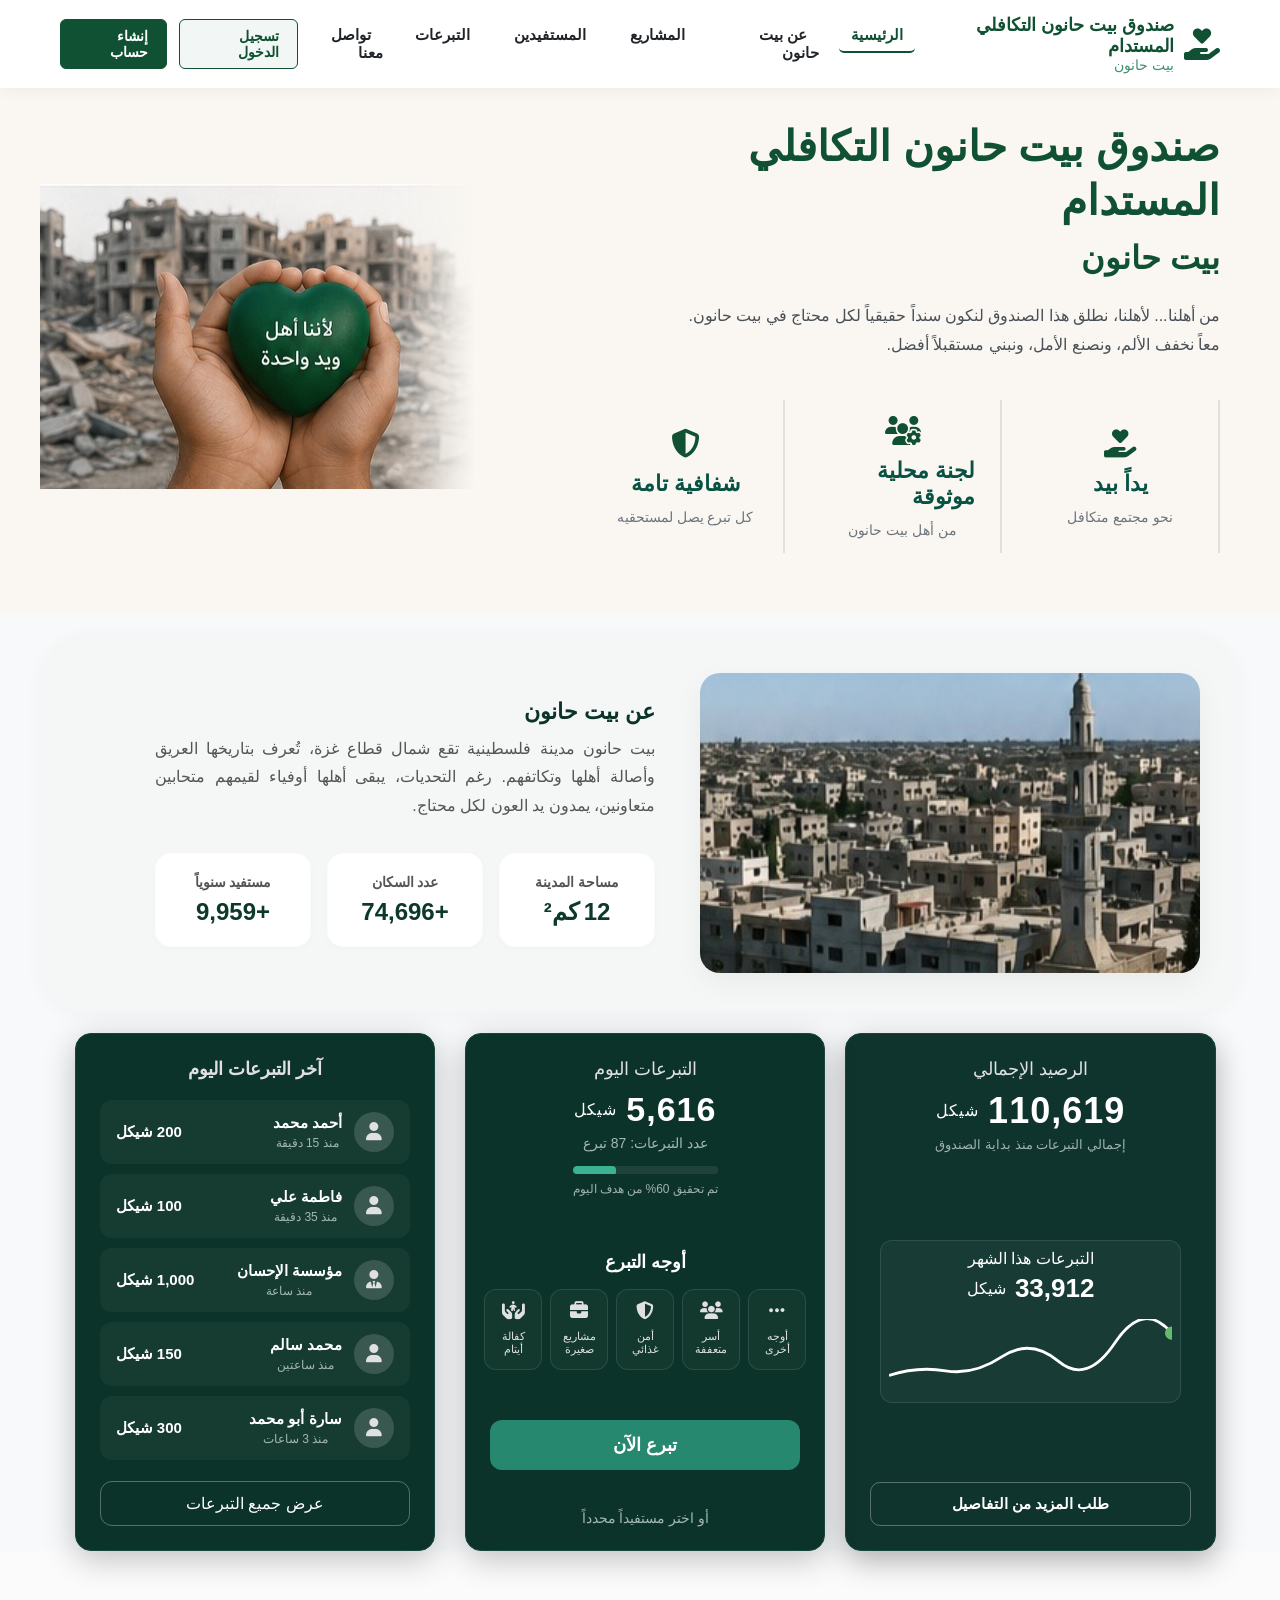
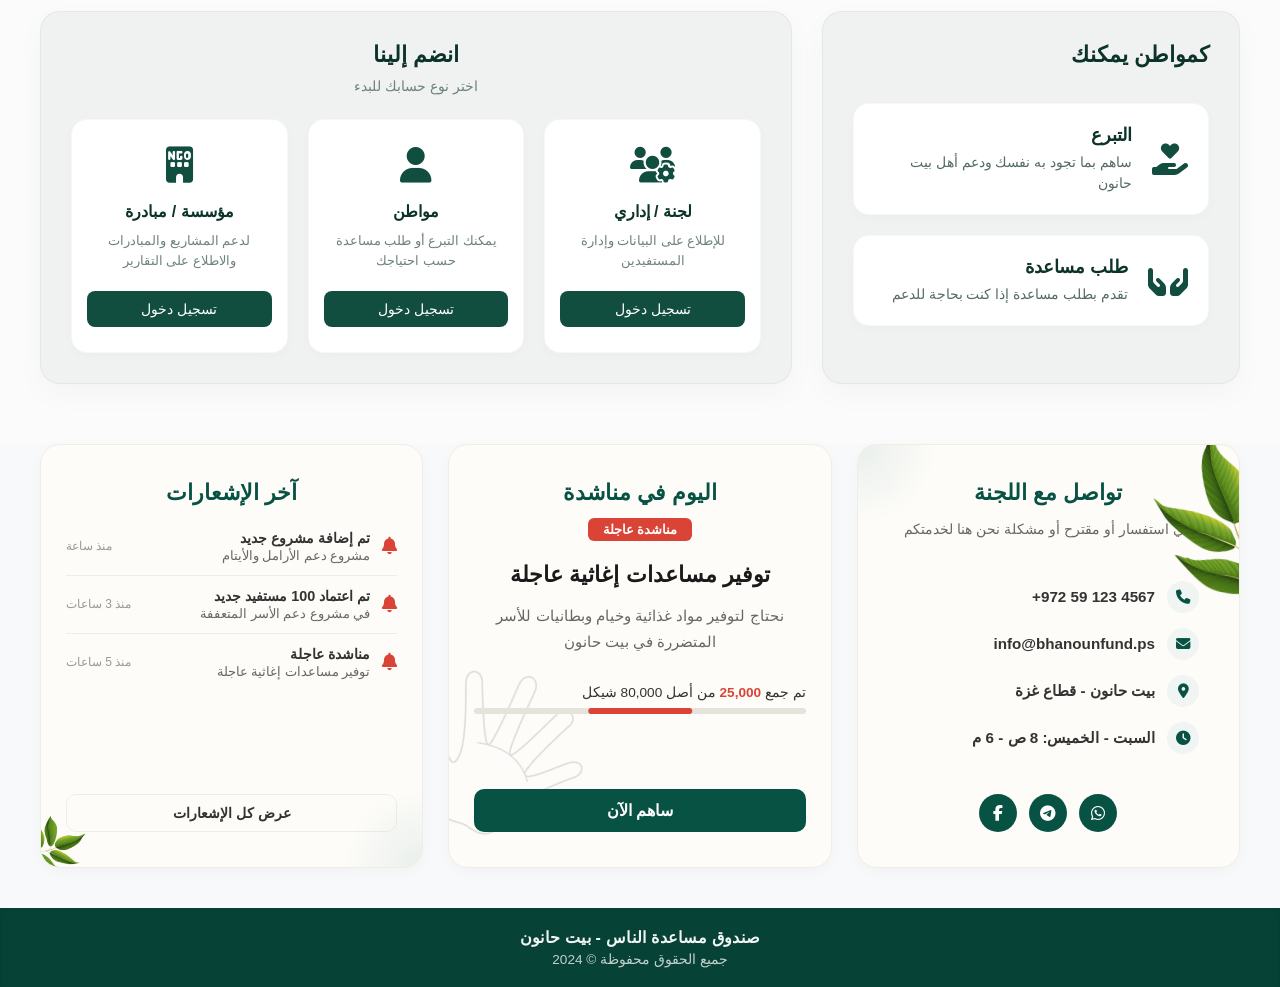
<file: index.html>
<!DOCTYPE html>
<html>

<head>
  <meta charset="UTF-8">
  <meta name="viewport" content="width=device-width, initial-scale=1">
   <title>صندوق مساعدة الناس - غزة</title>
 <link rel="stylesheet" href="https://cdnjs.cloudflare.com/ajax/libs/font-awesome/6.4.0/css/all.min.css">
  <link rel="stylesheet" href="css/style.css">
</head>
<html lang="ar" dir="rtl">
<body>
    <nav class="navbar">
        <div class="nav-container">
            
            <a href="#" class="nav-logo">
                <i class="fa-solid fa-hand-holding-heart logo-icon"></i>
                <div class="logo-text">
                    <span class="main-title">صندوق بيت حانون التكافلي المستدام</span>
                    <span class="sub-title">بيت حانون</span>
                </div>
            </a>

            <ul class="nav-menu">
                <li class="nav-item"><a href="#" class="nav-link active">الرئيسية</a></li>
                <li class="nav-item"><a href="#" class="nav-link">عن بيت حانون </a></li>
                <li class="nav-item"><a href="#" class="nav-link">المشاريع </a></li>
                <li class="nav-item"><a href="#" class="nav-link">المستفيدين</a></li>
                <li class="nav-item"><a href="#" class="nav-link">التبرعات</a></li>
                <li class="nav-item"><a href="#" class="nav-link">تواصل معنا</a></li>
            </ul>

            <div class="nav-actions">
                <a href="citizen-login.html" class="btn btn-login-n">تسجيل الدخول</a>
                <a href="#" class="btn btn-register">إنشاء حساب</a>
            </div>

            <button class="hamburger" id="hamburger-btn" aria-label="قائمة التنقل">
                <span class="bar"></span>
                <span class="bar"></span>
                <span class="bar"></span>
            </button>

        </div>
    </nav>
<section class="hero-section">
    <div class="hero-container" >
        

        <div class="hero-content">
            <h1 class="hero-title">صندوق بيت حانون التكافلي المستدام  <br><span>بيت حانون</span></h1>
            <p class="hero-description">
                من أهلنا... لأهلنا، نطلق هذا الصندوق لنكون سنداً حقيقياً لكل محتاج في بيت حانون. معاً نخفف الألم، ونصنع الأمل، ونبني مستقبلاً أفضل.
            </p>

            <div class="features-wrapper">
                
                <div class="feature-card hidden-card">
                    <div class="card-icon">
                        <i class="fa-solid fa-hand-holding-heart"></i>
                    </div>
                    <h3 class="card-title">يداً بيد</h3>
                    <p class="card-text">نحو مجتمع متكافل</p>
                </div>

                <div class="feature-card hidden-card">
                    <div class="card-icon">
                        <i class="fa-solid fa-users-gear"></i>
                    </div>
                    <h3 class="card-title">لجنة محلية موثوقة</h3>
                    <p class="card-text">من أهل بيت حانون</p>
                </div>

                <div class="feature-card hidden-card">
                    <div class="card-icon">
                        <i class="fa-solid fa-shield-halved"></i>
                    </div>
                    <h3 class="card-title">شفافية تامة</h3>
                    <p class="card-text">كل تبرع يصل لمستحقيه</p>
                </div>

            </div>
        </div>
        <div class="hero-image-container">
    <img src="images/hero-hand-image.jpg" alt="لأننا أهل ويد واحدة" class="hero-img">
</div>

    </div>
</section>
  <section class="about-section">
        <div class="container">
            <div class="image-side">
    <div class="image-wrapper">
        <img src="images/img2.jpg" alt="مدينة بيت حانون">
    </div>
</div>
            
            <div class="content-side">
                <h2 class="section-title">عن بيت حانون</h2>
                <p class="section-desc">
                    بيت حانون مدينة فلسطينية تقع شمال قطاع غزة، تُعرف بتاريخها العريق وأصالة أهلها وتكاتفهم. رغم التحديات، يبقى أهلها أوفياء لقيمهم متحابين متعاونين، يمدون يد العون لكل محتاج.
                </p>
                
                <div class="stats-container">
                    <div class="stat-card">
                        <span class="stat-label">مساحة المدينة</span>
                        <div class="stat-number-wrapper">
                           <span class="stat-unit" style="margin-right: 5px;" >كم²</span>
                            <span class="stat-number" data-target="13">0</span>
                          
                        </div>
                    </div>
                    
                    <div class="stat-card">
                        <span class="stat-label">عدد السكان</span>
                        <div class="stat-number-wrapper">
                            <span class="stat-number" data-target="75000">0</span>
                            <span class="stat-plus">+</span>
                        </div>
                    </div>
                    
                    <div class="stat-card">
                        <span class="stat-label">مستفيد سنوياً</span>
                        <div class="stat-number-wrapper">
                            <span class="stat-number" data-target="10000">0</span>
                            <span class="stat-plus">+</span>
                        </div>
                    </div>
                </div>
            </div>


        </div>
    </section>
    
     <section class="donation-dashboard">
     <div class="dashboard-container">
         
         <div class="dashboard-card card-stats">
             <div class="stat-box">
                 <h3 class="card-title-d">الرصيد الإجمالي</h3>
                 <div class="main-number">
                     <span class="counter" data-target="245780">0</span> <span class="currency">شيكل</span>
                 </div>
                 <p class="sub-text">إجمالي التبرعات منذ بداية الصندوق</p>
             </div>
             
             <div class="monthly-stat-box">
                 <h4 class="sub-title-d">التبرعات هذا الشهر</h4>
                 <div class="secondary-number">
                     <span class="counter" data-target="75320">0</span> <span>شيكل</span>
                 </div>
                 <div class="chart-container">
                   <svg viewBox="0 0 300 80" class="sparkline">
    <path d="M 0 60 Q 30 50, 60 55 T 120 40 T 180 45 T 240 25 T 300 15"
          fill="none"
          stroke="#ffffff"
          stroke-width="3" />

    <circle cx="300" cy="15" r="7" fill="#66bb6a" class="tooltip-trigger" data-title="اليوم: 75,320 شيكل" />
                   </svg>
                    <div class="chart-tooltip">اليوم: 75,320 شيكل</div>
                   
                 </div>
             </div>
             
             <button class="btn btn-outline">طلب المزيد من التفاصيل</button>
         </div>
         
         <div class="dashboard-card card-main-action">
             <div class="stat-box">
                 <h3 class="card-title-d">التبرعات اليوم</h3>
                 <div class="main-number highlight">
                     <span class="counter" data-target="12450">0</span> <span class="currency">شيكل</span>
                 </div>
                 <p class="sub-text">عدد التبرعات: <span>87 تبرع</span></p>
                 
                 <div class="progress-bar-wrapper">
                     <div class="progress-bar" style="width: 30%;"></div>
                 </div>
                 <span class="progress-text2">تم تحقيق 60% من هدف اليوم</span>
             </div>
             
             <div class="donation-sectors">
                 <h4 class="sect-title">أوجه التبرع</h4>
                 <div class="sectors-grid">
                     <div class="sector-item">
                         <i class="fa-solid fa-ellipsis"></i>
                         <span>أوجه أخرى</span>
                     </div>
                     <div class="sector-item">
                         <i class="fa-solid fa-users"></i>
                         <span>أسر متعففة</span>
                     </div>
                     <div class="sector-item">
                         <i class="fa-solid fa-shield-halved"></i>
                         <span>أمن غذائي</span>
                     </div>
                     <div class="sector-item">
                         <i class="fa-solid fa-briefcase"></i>
                         <span>مشاريع صغيرة</span>
                     </div>
                     <div class="sector-item">
                         <i class="fa-solid fa-hands-holding-child"></i>
                         <span>كفالة أيتام</span>
                     </div>
                 </div>
             </div>
             
             <button class="btn btn-primary" onclick="openDonationModal()">تبرع الآن</button>
             <p class="footer-note">أو اختر مستفيداً محدداً</p>
         </div>
         
         <div class="dashboard-card card-recent">
             <h3 class="card-title-d">آخر التبرعات اليوم</h3>
             
             <div class="recent-list">
                 <div class="recent-item">
                     <div class="amount-tag">200 شيكل</div>
                     <div>
                     <div class="donor-info">
                         <p class="donor-name">أحمد محمد</p>
                         <p class="donor-time">منذ 15 دقيقة</p>
                     </div>
                     <div class="donor-avatar"><i class="fa-solid fa-user"></i></div>
                     </div>
                 </div>
                 <div class="recent-item">
                     <div class="amount-tag">100 شيكل</div>
                     <div>
                     <div class="donor-info">
                         <p class="donor-name">فاطمة علي</p>
                         <p class="donor-time">منذ 35 دقيقة</p>
                     </div>
                     <div class="donor-avatar"><i class="fa-solid fa-user"></i></div>
                     </div>
                 </div>
                 <div class="recent-item">
                     <div class="amount-tag">1,000 شيكل</div>
                     <div>
                     <div class="donor-info">
                         <p class="donor-name">مؤسسة الإحسان</p>
                         <p class="donor-time">منذ ساعة</p>
                     </div>
                     <div class="donor-avatar"><i class="fa-solid fa-user-tie"></i></div>
                     </div>
                 </div>
                 <div class="recent-item">
                     <div class="amount-tag">150 شيكل</div>
                     <div>
                     <div class="donor-info">
                         <p class="donor-name">محمد سالم</p>
                         <p class="donor-time">منذ ساعتين</p>
                     </div>
                     <div class="donor-avatar"><i class="fa-solid fa-user"></i></div>
                     </div>
                 </div>
                 <div class="recent-item">
                     <div class="amount-tag">300 شيكل</div>
                     <div>
                     <div class="donor-info">
                         <p class="donor-name">سارة أبو محمد</p>
                         <p class="donor-time">منذ 3 ساعات</p>
                     </div>
                     <div class="donor-avatar"><i class="fa-solid fa-user"></i></div>
                     </div>
                 </div>
             </div>
             
             <button class="btn btn-text">عرض جميع التبرعات</button>
         </div>
         
     </div>
 </section>
 <section class="join-us-section">
    <div class="container">
        
        <div class="citizen-options-card">
            <h3 class="section-title">كمواطن يمكنك</h3>
            <div class="options-wrapper">
                
                <div class="option-row" data-action="donate">
                    <div class="option-icon">
                        <i class="fa-solid fa-hand-holding-heart"></i>
                    </div>
                    <div class="option-info">
                        <h4>التبرع</h4>
                        <p>ساهم بما تجود به نفسك ودعم أهل بيت حانون</p>
                    </div>
                </div>

                <div class="option-row" data-action="help">
                    <div class="option-icon">
                        <i class="fa-solid fa-hands-holding"></i>
                    </div>
                    <div class="option-info">
                        <h4>طلب مساعدة</h4>
                        <p>تقدم بطلب مساعدة إذا كنت بحاجة للدعم</p>
                    </div>
                </div>

            </div>
        </div>

        <div class="account-types-card">
            <div class="center-header">
                <h3 class="section-title">انضم إلينا</h3>
                <p class="section-subtitle">اختر نوع حسابك للبدء</p>
            </div>
            
            <div class="types-grid">
                
                <div class="type-box">
                    <div class="box-icon">
                        <i class="fa-solid fa-users-gear"></i>
                    </div>
                    <h4>لجنة / إداري</h4>
                    <p>للإطلاع على البيانات وإدارة المستفيدين</p>
                    <a href="citizen-login.html" class="btn-login" style="text-decoration: none; display: inline-block;">
    <button type="button" style="background: none; border: none; color: inherit; font: inherit; cursor: pointer; padding: 0;">تسجيل دخول</button>
</a>

                </div>

                <div class="type-box highlighted">
                    <div class="box-icon">
                        <i class="fa-solid fa-user"></i>
                    </div>
                    <h4>مواطن</h4>
                    <p>يمكنك التبرع أو طلب مساعدة حسب احتياجك</p>
                    <a href="citizen-login.html" class="btn-login" style="text-decoration: none; display: inline-block;">
    <button type="button" style="background: none; border: none; color: inherit; font: inherit; cursor: pointer; padding: 0;">تسجيل دخول</button>
</a>

                </div>

                <div class="type-box">
                    <div class="box-icon">
                        <i class="fa-solid fa-building-ngo"></i>
                    </div>
                    <h4>مؤسسة / مبادرة</h4>
                    <p>لدعم المشاريع والمبادرات والاطلاع على التقارير</p>
                    <a href="citizen-login.html" class="btn-login" style="text-decoration: none; display: inline-block;">
    <button type="button" style="background: none; border: none; color: inherit; font: inherit; cursor: pointer; padding: 0;">تسجيل دخول</button>
</a>

                </div>

            </div>
        </div>

    </div>
</section>
   <section class="info-section">
        <div class="container">
            
            <div class="info-card contact-card">
                <div class="card-leaves-top"></div>
                <h3 class="card-title">تواصل مع اللجنة</h3>
                <p class="card-subtitle">لأي استفسار أو مقترح أو مشكلة نحن هنا لخدمتكم</p>
                
                <div class="contact-details">
                    <div class="contact-item">
                        <span class="item-text" dir="ltr">+972 59 123 4567</span>
                        <i class="fa-solid fa-phone icon-box"></i>
                    </div>
                    <div class="contact-item">
                        <span class="item-text">info@bhanounfund.ps</span>
                        <i class="fa-solid fa-envelope icon-box"></i>
                    </div>
                    <div class="contact-item">
                        <span class="item-text">بيت حانون - قطاع غزة</span>
                        <i class="fa-solid fa-location-dot icon-box"></i>
                    </div>
                    <div class="contact-item">
                        <span class="item-text">السبت - الخميس: 8 ص - 6 م</span>
                        <i class="fa-solid fa-clock icon-box"></i>
                    </div>
                </div>

                <div class="social-links">
                    <a href="#" class="social-icon"><i class="fa-brands fa-whatsapp"></i></a>
                    <a href="#" class="social-icon"><i class="fa-brands fa-telegram"></i></a>
                    <a href="#" class="social-icon"><i class="fa-brands fa-facebook-f"></i></a>
                </div>
            </div>

            <div class="info-card appeal-card">
                <h3 class="card-title">اليوم في مناشدة</h3>
                <span class="badge-urgent">مناشدة عاجلة</span>
                
                <h4 class="appeal-heading">توفير مساعدات إغاثية عاجلة</h4>
                <p class="appeal-desc">نحتاج لتوفير مواد غذائية وخيام وبطانيات للأسر المتضررة في بيت حانون</p>
                
                <div class="progress-container">
                    <div class="progress-text">
                        <span>تم جمع <strong>25,000</strong> من أصل 80,000 شيكل</span>
                    </div>
                    <div class="progress-bar2">
                        <div class="progress-fill" style="width: 31.25%;"></div>
                    </div>
                </div>

                <button class="btn-donate">ساهم الآن</button>
            </div>

            <div class="info-card notifications-card">
                <div class="card-leaves-bottom"></div>
                <h3 class="card-title">آخر الإشعارات</h3>
                
                <div class="notifications-list">
                    <div class="notification-item">
                        <span class="noti-time">منذ ساعة</span>
                        <div class="noti-content">
                            <h5>تم إضافة مشروع جديد</h5>
                            <p>مشروع دعم الأرامل والأيتام</p>
                        </div>
                        <i class="fa-solid fa-bell bell-icon"></i>
                    </div>
                    <div class="notification-item">
                        <span class="noti-time">منذ 3 ساعات</span>
                        <div class="noti-content">
                            <h5>تم اعتماد 100 مستفيد جديد</h5>
                            <p>في مشروع دعم الأسر المتعففة</p>
                        </div>
                        <i class="fa-solid fa-bell bell-icon"></i>
                    </div>
                    <div class="notification-item">
                        <span class="noti-time">منذ 5 ساعات</span>
                        <div class="noti-content">
                            <h5>مناشدة عاجلة</h5>
                            <p>توفير مساعدات إغاثية عاجلة</p>
                        </div>
                        <i class="fa-solid fa-bell bell-icon"></i>
                    </div>
                </div>

                <button class="btn-view-all">عرض كل الإشعارات</button>
            </div>

        </div>
    </section>

    <footer class="main-footer">
        <div class="footer-container">
            <p class="footer-text">صندوق مساعدة الناس - بيت حانون</p>
            <p class="footer-copyright">جميع الحقوق محفوظة © 2024</p>
        </div>
    </footer>
   <div class="donation-overlay" id="donationModal">
    <div class="donation-modal-card">
        <h3>تقديم تبرع جديد</h3>
        
        <div class="modal-form-group">
            <label>اسم المتبرع</label>
            <input type="text" id="modalDonorName" placeholder="اكتب اسمك هنا">
        </div>

        <div class="modal-form-group checkbox-group">
            <label>
                <input type="checkbox" id="modalAnonCheck"> التبرع كفاعل خير (إخفاء الاسم)
            </label>
        </div>

        <div class="modal-form-group">
            <label>قيمة التبرع (شيكل)</label>
            <input type="number" id="modalAmount" placeholder="مثال: 500">
        </div>

        <div class="modal-actions">
            <button class="btn-confirm" onclick="executeDonation()">تأكيد التبرع الآن</button>
            <button class="btn-cancel" onclick="closeDonationModal()">إلغاء</button>
        </div>
    </div>
   </div>



  <script src="js/main.js" type="text/javascript" charset="utf-8"></script>
</body>

</html>
</file>
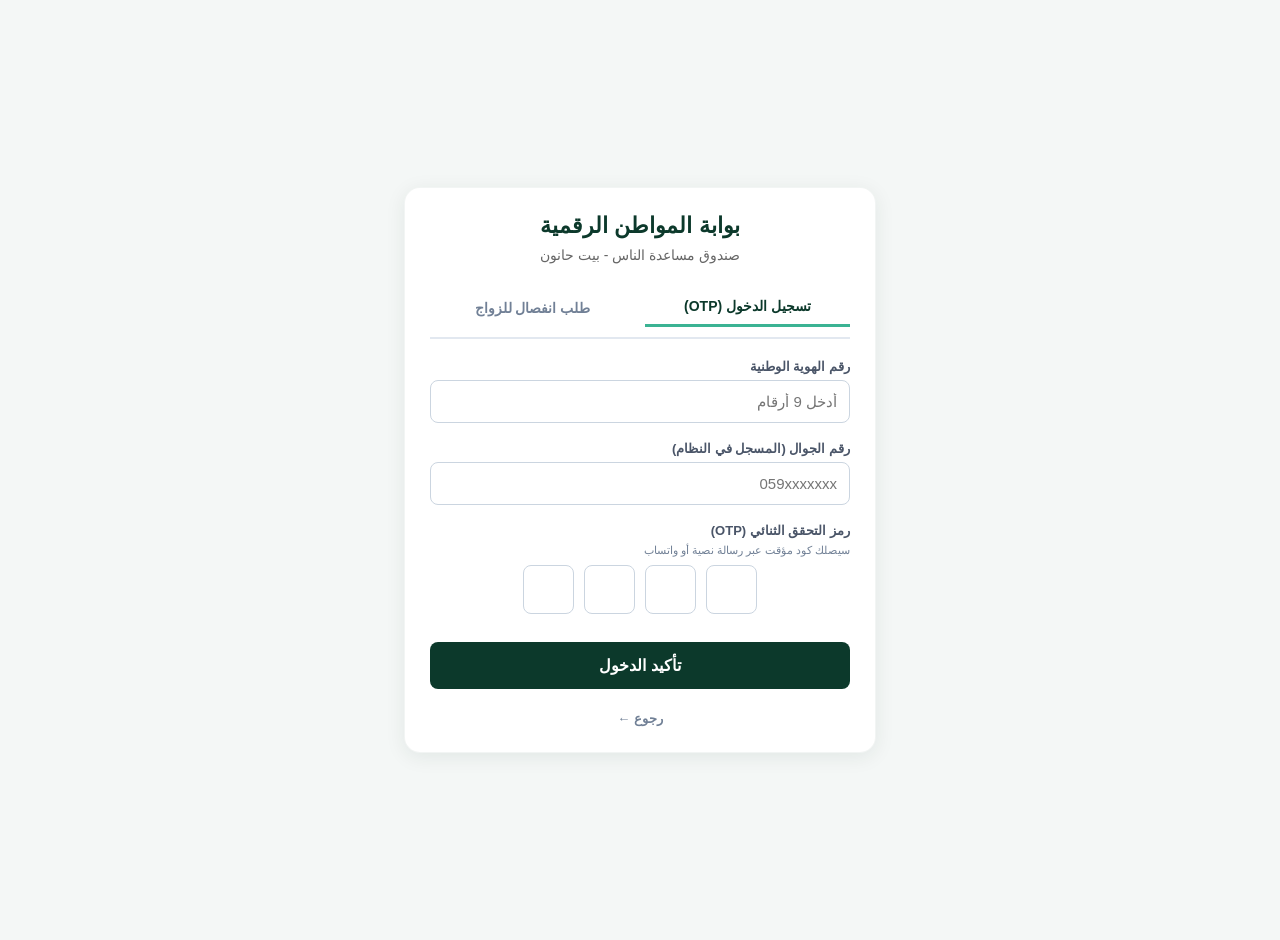
<file: citizen-login.html>
<!DOCTYPE html>
<html lang="ar" dir="rtl">
<head>
    <meta charset="UTF-8">
    <meta name="viewport" content="width=device-width, initial-scale=1.0">
    <title>بوابة المواطن - صندوق مساعدة الناس</title>
    <style>
        body {
            font-family: 'Segoe UI', Tahoma, Geneva, Verdana, sans-serif;
            background-color: #f4f7f6;
            margin: 0;
            padding: 20px;
            display: flex;
            justify-content: center;
            align-items: center;
            min-height: 100vh;
        }

        .login-card {
            background-color: #ffffff;
            border-radius: 16px;
            box-shadow: 0 4px 20px rgba(12, 57, 43, 0.08);
            width: 100%;
            max-width: 420px;
            padding: 25px;
            border: 1px solid rgba(12, 57, 43, 0.05);
        }

        .header-section {
            text-align: center;
            margin-bottom: 25px;
        }

        .header-section h2 {
            color: #0c392b;
            margin: 0 0 8px 0;
            font-size: 22px;
            font-weight: 700;
        }

        .header-section p {
            color: #666;
            font-size: 14px;
            margin: 0;
        }

        .alert-validation {
            background-color: #fff3cd;
            border-right: 4px solid #ffc107;
            color: #856404;
            padding: 12px;
            border-radius: 6px;
            font-size: 13px;
            line-height: 1.5;
            margin-bottom: 20px;
            display: none;
        }

        .tabs-container {
            display: flex;
            gap: 10px;
            margin-bottom: 20px;
            border-bottom: 2px solid #e2e8f0;
            padding-bottom: 10px;
        }

        .tab-btn {
            flex: 1;
            background: none;
            border: none;
            padding: 10px;
            font-size: 14px;
            font-weight: 600;
            color: #718096;
            cursor: pointer;
            transition: all 0.3s ease;
        }

        .tab-btn.active {
            color: #0c392b;
            border-bottom: 3px solid #3bb393;
        }

        .form-group {
            margin-bottom: 18px;
            text-align: right;
        }

        .form-group label {
            display: block;
            font-size: 13px;
            font-weight: 600;
            color: #4a5568;
            margin-bottom: 6px;
        }

        .form-control {
            width: 100%;
            padding: 12px;
            border: 1px solid #cbd5e0;
            border-radius: 8px;
            font-size: 15px;
            box-sizing: border-box;
            transition: border-color 0.3s ease;
            text-align: right;
        }

        .form-control:focus {
            outline: none;
            border-color: #3bb393;
        }

        .otp-inputs {
            display: flex;
            gap: 10px;
            justify-content: center;
            direction: ltr;
            margin-top: 8px;
        }

        .otp-box {
            width: 45px;
            height: 45px;
            text-align: center;
            font-size: 20px;
            font-weight: bold;
            border: 1px solid #cbd5e0;
            border-radius: 8px;
        }

        .otp-box:focus {
            border-color: #3bb393;
            outline: none;
        }

        .btn-submit {
            width: 100%;
            background-color: #0c392b;
            color: #ffffff;
            border: none;
            padding: 14px;
            border-radius: 8px;
            font-size: 16px;
            font-weight: 600;
            cursor: pointer;
            transition: background-color 0.3s ease;
            margin-top: 10px;
        }

        .btn-submit:hover {
            background-color: #165240;
        }

        .form-content {
            display: none;
        }

        .form-content.active {
            display: block;
        }

        .file-input-wrapper {
            position: relative;
            margin-top: 5px;
        }
    </style>
</head>
<body>

<div class="login-card">
    <div class="header-section">
        <h2>بوابة المواطن الرقمية</h2>
        <p>صندوق مساعدة الناس - بيت حانون</p>
    </div>

    <div class="alert-validation" id="validationAlert">
        <strong>تنويه:</strong> رقم الهوية هذا مسجل بالفعل كفرد تابع ضمن عائلة (أحمد محمد حانون).. لا يمكن إعادة التسجيل كرب أسرة مستقل إلا في حالة تحديث الحالة الاجتماعية.
    </div>

    <div class="tabs-container">
        <button class="tab-btn active" onclick="switchTab('login-tab')">تسجيل الدخول (OTP)</button>
        <button class="tab-btn" onclick="switchTab('split-tab')">طلب انفصال للزواج</button>
    </div>

    <div id="login-tab" class="form-content active">
        <div class="form-group">
            <label>رقم الهوية الوطنية</label>
            <input type="text" class="form-control" placeholder="أدخل 9 أرقام" maxlength="9">
        </div>

        <div class="form-group">
            <label>رقم الجوال (المسجل في النظام)</label>
            <input type="text" class="form-control" placeholder="059xxxxxxx">
        </div>

        <div class="form-group">
            <label>رمز التحقق الثنائي (OTP)</label>
            <p style="font-size: 11px; color: #718096; margin: 0 0 5px 0;">سيصلك كود مؤقت عبر رسالة نصية أو واتساب</p>
            <div class="otp-inputs">
                <input type="text" class="otp-box" maxlength="1">
                <input type="text" class="otp-box" maxlength="1">
                <input type="text" class="otp-box" maxlength="1">
                <input type="text" class="otp-box" maxlength="1">
            </div>
        </div>

        <button class="btn-submit" onclick="showDemoAlert()">تأكيد الدخول</button>
    </div>

    <div id="split-tab" class="form-content">
        <div class="form-group">
            <label>رقم الهوية الشخصية (للزوج)</label>
            <input type="text" class="form-control" placeholder="أدخل رقم الهوية">
        </div>

        <div class="form-group">
            <label>تاريخ عقد الزواج الجديد</label>
            <input type="date" class="form-control">
        </div>

        <div class="form-group">
            <label>إرفاق صورة عقد الزواج (رسمي ومصدق)</label>
            <div class="file-input-wrapper">
                <input type="file" class="form-control" accept="image/*,.pdf">
            </div>
        </div>

        <button class="btn-submit">تقديم طلب الانفصال وتأسيس عائلة</button>
    </div>

    <div style="text-align: center; margin-top: 20px;">
        <a href="index.html" style="color: #718096; font-size: 13px; text-decoration: none; font-weight: 600;"> رجوع ←</a>
    </div>
</div>

<script>
    function switchTab(tabId) {
        document.querySelectorAll('.form-content').forEach(content => {
            content.classList.remove('active');
        });
        document.querySelectorAll('.tab-btn').forEach(btn => {
            btn.classList.remove('active');
        });

        document.getElementById(tabId).classList.add('active');
        event.currentTarget.classList.add('active');
    }

    function showDemoAlert() {
        document.getElementById('validationAlert').style.display = 'block';
    }
</script>

</body>
  </html>
</file>
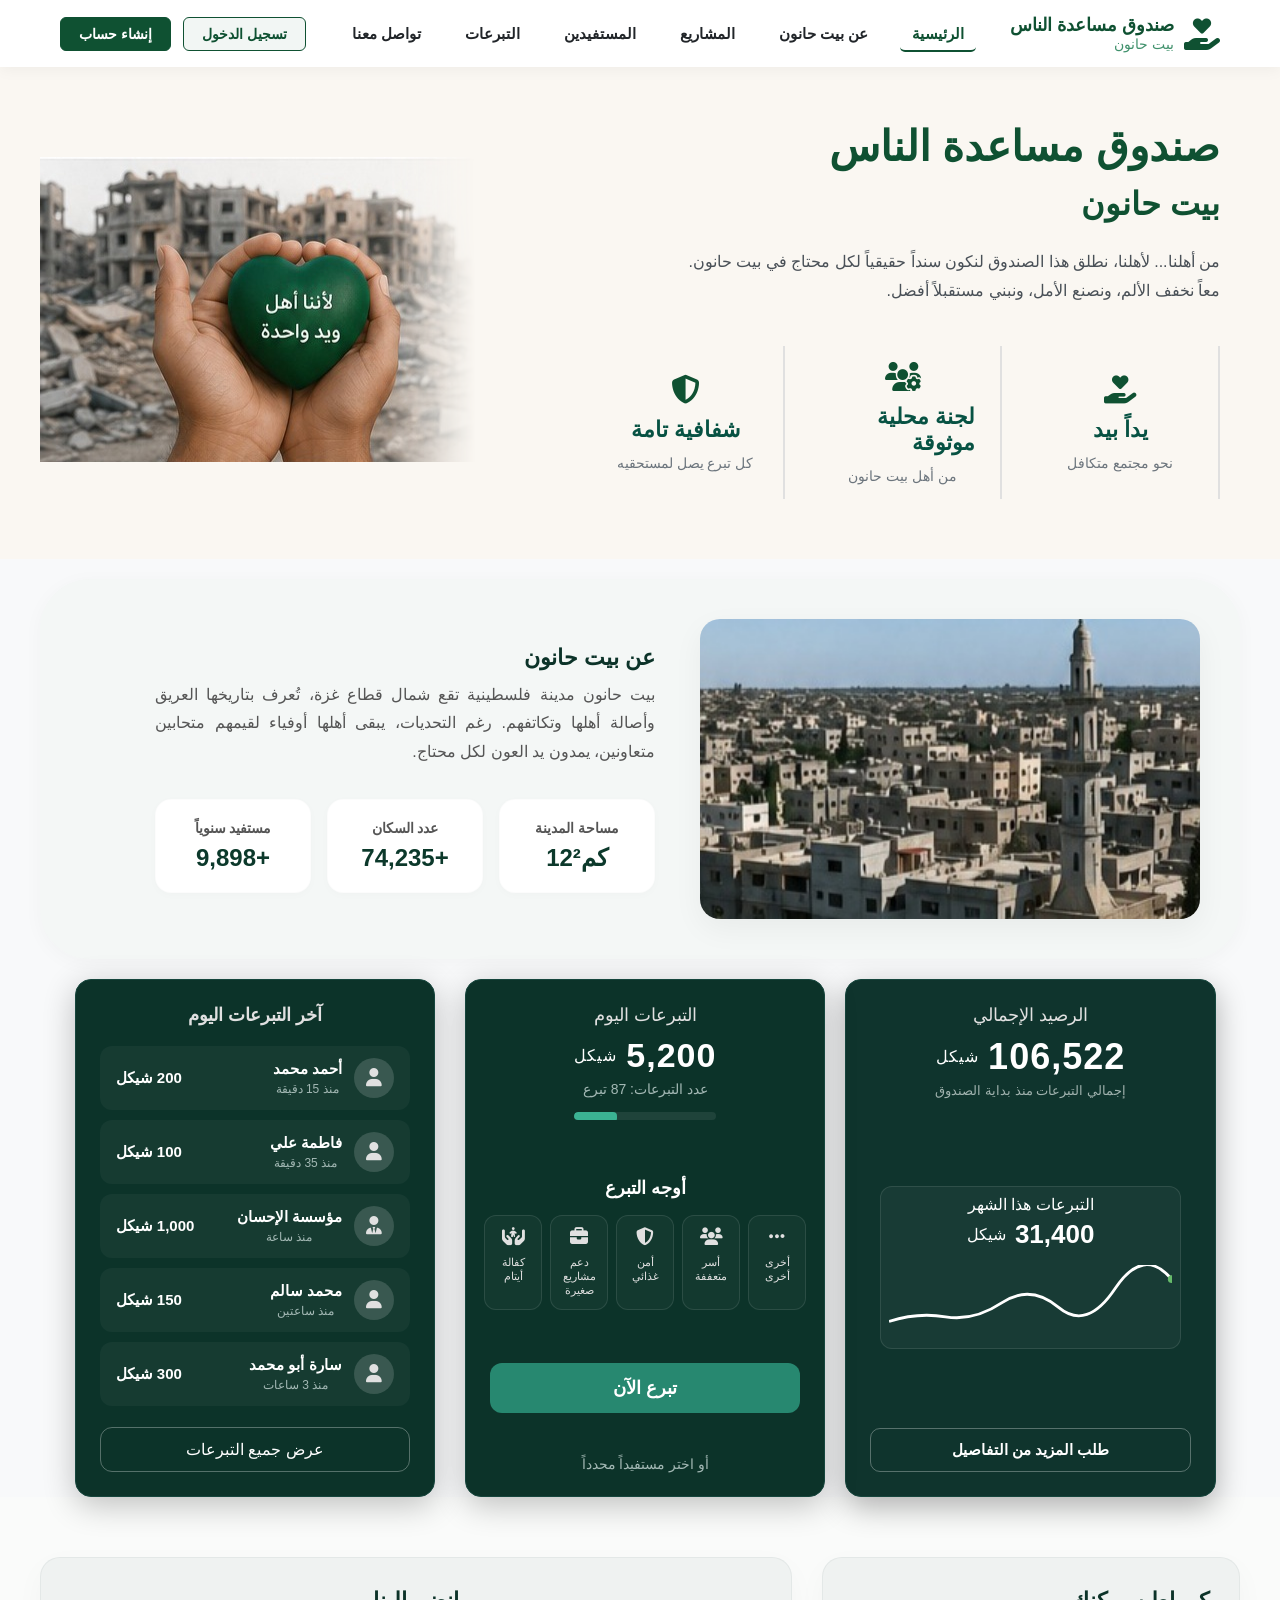
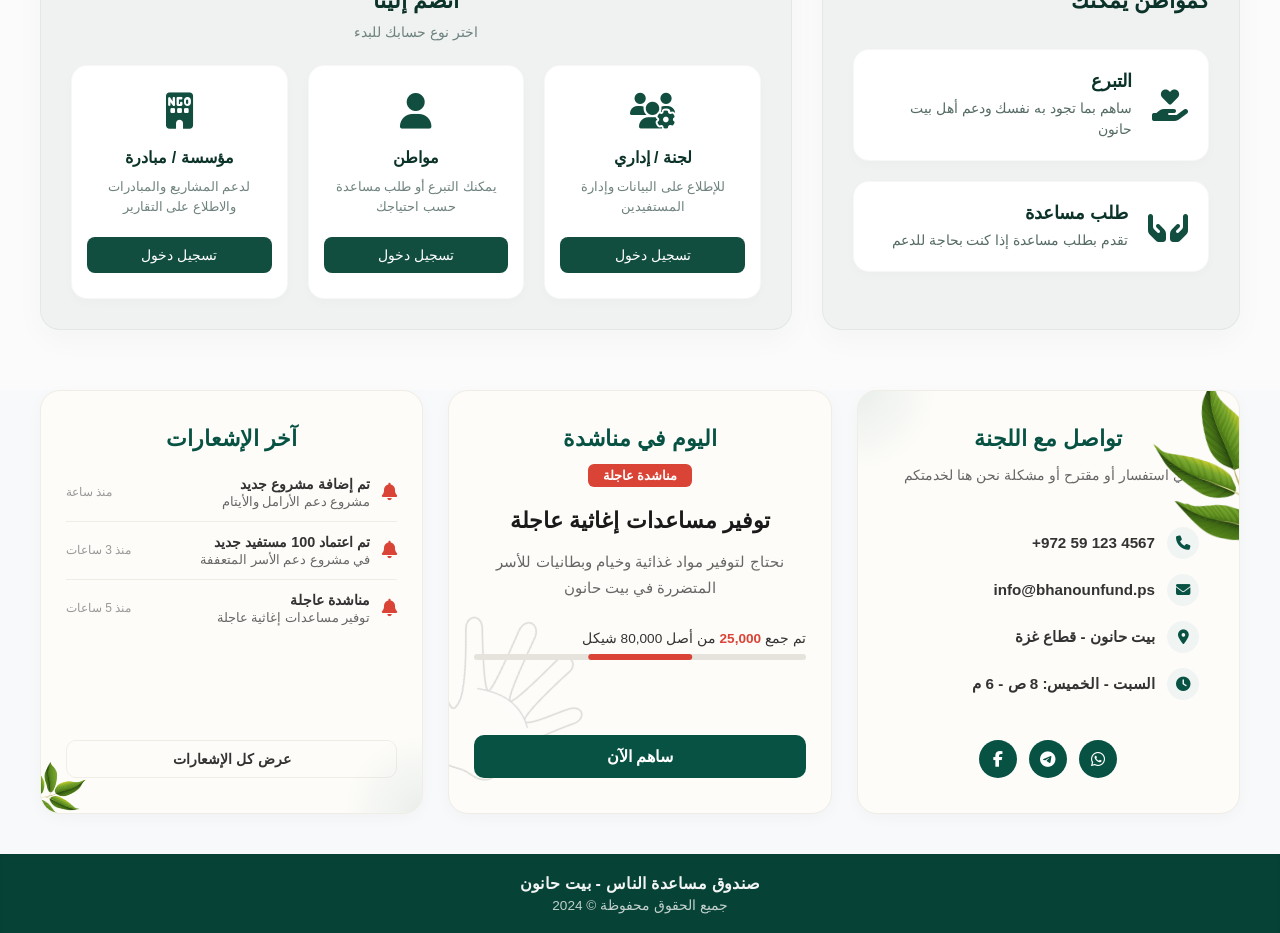
<file: index (1).html>
<!DOCTYPE html>
<html>

<head>
  <meta charset="UTF-8">
  <meta name="viewport" content="width=device-width, initial-scale=1">
   <title>صندوق مساعدة الناس - غزة</title>
 <link rel="stylesheet" href="https://cdnjs.cloudflare.com/ajax/libs/font-awesome/6.4.0/css/all.min.css">
  <link rel="stylesheet" href="css/style.css">
</head>
<html lang="ar" dir="rtl">
<body>
    <nav class="navbar">
        <div class="nav-container">
            
            <a href="#" class="nav-logo">
                <i class="fa-solid fa-hand-holding-heart logo-icon"></i>
                <div class="logo-text">
                    <span class="main-title">صندوق مساعدة الناس</span>
                    <span class="sub-title">بيت حانون</span>
                </div>
            </a>

            <ul class="nav-menu">
                <li class="nav-item"><a href="#" class="nav-link active">الرئيسية</a></li>
                <li class="nav-item"><a href="#" class="nav-link">عن بيت حانون </a></li>
                <li class="nav-item"><a href="#" class="nav-link">المشاريع </a></li>
                <li class="nav-item"><a href="#" class="nav-link">المستفيدين</a></li>
                <li class="nav-item"><a href="#" class="nav-link">التبرعات</a></li>
                <li class="nav-item"><a href="#" class="nav-link">تواصل معنا</a></li>
            </ul>

            <div class="nav-actions">
                <a href="#" class="btn btn-login-n">تسجيل الدخول</a>
                <a href="#" class="btn btn-register">إنشاء حساب</a>
            </div>

            <button class="hamburger" id="hamburger-btn" aria-label="قائمة التنقل">
                <span class="bar"></span>
                <span class="bar"></span>
                <span class="bar"></span>
            </button>

        </div>
    </nav>
<section class="hero-section">
    <div class="hero-container" >
        

        <div class="hero-content">
            <h1 class="hero-title">صندوق مساعدة الناس <br><span>بيت حانون</span></h1>
            <p class="hero-description">
                من أهلنا... لأهلنا، نطلق هذا الصندوق لنكون سنداً حقيقياً لكل محتاج في بيت حانون. معاً نخفف الألم، ونصنع الأمل، ونبني مستقبلاً أفضل.
            </p>

            <div class="features-wrapper">
                
                <div class="feature-card hidden-card">
                    <div class="card-icon">
                        <i class="fa-solid fa-hand-holding-heart"></i>
                    </div>
                    <h3 class="card-title">يداً بيد</h3>
                    <p class="card-text">نحو مجتمع متكافل</p>
                </div>

                <div class="feature-card hidden-card">
                    <div class="card-icon">
                        <i class="fa-solid fa-users-gear"></i>
                    </div>
                    <h3 class="card-title">لجنة محلية موثوقة</h3>
                    <p class="card-text">من أهل بيت حانون</p>
                </div>

                <div class="feature-card hidden-card">
                    <div class="card-icon">
                        <i class="fa-solid fa-shield-halved"></i>
                    </div>
                    <h3 class="card-title">شفافية تامة</h3>
                    <p class="card-text">كل تبرع يصل لمستحقيه</p>
                </div>

            </div>
        </div>
        <div class="hero-image-container">
    <img src="images/hero-hand-image.jpg" alt="لأننا أهل ويد واحدة" class="hero-img">
</div>

    </div>
</section>
  <section class="about-section">
        <div class="container">
            <div class="image-side">
    <div class="image-wrapper">
        <img src="images/img2.jpg" alt="مدينة بيت حانون">
    </div>
</div>
            
            <div class="content-side">
                <h2 class="section-title">عن بيت حانون</h2>
                <p class="section-desc">
                    بيت حانون مدينة فلسطينية تقع شمال قطاع غزة، تُعرف بتاريخها العريق وأصالة أهلها وتكاتفهم. رغم التحديات، يبقى أهلها أوفياء لقيمهم متحابين متعاونين، يمدون يد العون لكل محتاج.
                </p>
                
                <div class="stats-container">
                    <div class="stat-card">
                        <span class="stat-label">مساحة المدينة</span>
                        <div class="stat-number-wrapper">
                            <span class="stat-number" data-target="13">0</span>
                            <span class="stat-unit">كم²</span>
                        </div>
                    </div>
                    
                    <div class="stat-card">
                        <span class="stat-label">عدد السكان</span>
                        <div class="stat-number-wrapper">
                            <span class="stat-number" data-target="75000">0</span>
                            <span class="stat-plus">+</span>
                        </div>
                    </div>
                    
                    <div class="stat-card">
                        <span class="stat-label">مستفيد سنوياً</span>
                        <div class="stat-number-wrapper">
                            <span class="stat-number" data-target="10000">0</span>
                            <span class="stat-plus">+</span>
                        </div>
                    </div>
                </div>
            </div>


        </div>
    </section>
    
     <section class="donation-dashboard">
     <div class="dashboard-container">
         
         <div class="dashboard-card card-stats">
             <div class="stat-box">
                 <h3 class="card-title-d">الرصيد الإجمالي</h3>
                 <div class="main-number">
                     <span class="counter" data-target="245780">0</span> <span class="currency">شيكل</span>
                 </div>
                 <p class="sub-text">إجمالي التبرعات منذ بداية الصندوق</p>
             </div>
             
             <div class="monthly-stat-box">
                 <h4 class="sub-title-d">التبرعات هذا الشهر</h4>
                 <div class="secondary-number">
                     <span class="counter" data-target="75320">0</span> <span>شيكل</span>
                 </div>
                 <div class="chart-container">
                   <svg viewBox="0 0 300 80" class="sparkline">
    <path d="M 0 60 Q 30 50, 60 55 T 120 40 T 180 45 T 240 25 T 300 15"
          fill="none"
          stroke="#ffffff"
          stroke-width="3" />

    <circle cx="300" cy="15" r="4" fill="#66bb6a" />
</svg>
                 </div>
             </div>
             
             <button class="btn btn-outline">طلب المزيد من التفاصيل</button>
         </div>
         
         <div class="dashboard-card card-main-action">
             <div class="stat-box">
                 <h3 class="card-title-d">التبرعات اليوم</h3>
                 <div class="main-number highlight">
                     <span class="counter" data-target="12450">0</span> <span class="currency">شيكل</span>
                 </div>
                 <p class="sub-text">عدد التبرعات: <span>87 تبرع</span></p>
                 
                 <div class="progress-bar-wrapper">
                     <div class="progress-bar" style="width: 30%;"></div>
                 </div>
             </div>
             
             <div class="donation-sectors">
                 <h4 class="sect-title">أوجه التبرع</h4>
                 <div class="sectors-grid">
                     <div class="sector-item">
                         <i class="fa-solid fa-ellipsis"></i>
                         <span>أخرى أخرى</span>
                     </div>
                     <div class="sector-item">
                         <i class="fa-solid fa-users"></i>
                         <span>أسر متعففة</span>
                     </div>
                     <div class="sector-item">
                         <i class="fa-solid fa-shield-halved"></i>
                         <span>أمن غذائي</span>
                     </div>
                     <div class="sector-item">
                         <i class="fa-solid fa-briefcase"></i>
                         <span>دعم مشاريع صغيرة</span>
                     </div>
                     <div class="sector-item">
                         <i class="fa-solid fa-hands-holding-child"></i>
                         <span>كفالة أيتام</span>
                     </div>
                 </div>
             </div>
             
             <button class="btn btn-primary">تبرع الآن</button>
             <p class="footer-note">أو اختر مستفيداً محدداً</p>
         </div>
         
         <div class="dashboard-card card-recent">
             <h3 class="card-title-d">آخر التبرعات اليوم</h3>
             
             <div class="recent-list">
                 <div class="recent-item">
                     <div class="amount-tag">200 شيكل</div>
                     <div>
                     <div class="donor-info">
                         <p class="donor-name">أحمد محمد</p>
                         <p class="donor-time">منذ 15 دقيقة</p>
                     </div>
                     <div class="donor-avatar"><i class="fa-solid fa-user"></i></div>
                     </div>
                 </div>
                 <div class="recent-item">
                     <div class="amount-tag">100 شيكل</div>
                     <div>
                     <div class="donor-info">
                         <p class="donor-name">فاطمة علي</p>
                         <p class="donor-time">منذ 35 دقيقة</p>
                     </div>
                     <div class="donor-avatar"><i class="fa-solid fa-user"></i></div>
                     </div>
                 </div>
                 <div class="recent-item">
                     <div class="amount-tag">1,000 شيكل</div>
                     <div>
                     <div class="donor-info">
                         <p class="donor-name">مؤسسة الإحسان</p>
                         <p class="donor-time">منذ ساعة</p>
                     </div>
                     <div class="donor-avatar"><i class="fa-solid fa-user-tie"></i></div>
                     </div>
                 </div>
                 <div class="recent-item">
                     <div class="amount-tag">150 شيكل</div>
                     <div>
                     <div class="donor-info">
                         <p class="donor-name">محمد سالم</p>
                         <p class="donor-time">منذ ساعتين</p>
                     </div>
                     <div class="donor-avatar"><i class="fa-solid fa-user"></i></div>
                     </div>
                 </div>
                 <div class="recent-item">
                     <div class="amount-tag">300 شيكل</div>
                     <div>
                     <div class="donor-info">
                         <p class="donor-name">سارة أبو محمد</p>
                         <p class="donor-time">منذ 3 ساعات</p>
                     </div>
                     <div class="donor-avatar"><i class="fa-solid fa-user"></i></div>
                     </div>
                 </div>
             </div>
             
             <button class="btn btn-text">عرض جميع التبرعات</button>
         </div>
         
     </div>
 </section>
 <section class="join-us-section">
    <div class="container">
        
        <div class="citizen-options-card">
            <h3 class="section-title">كمواطن يمكنك</h3>
            <div class="options-wrapper">
                
                <div class="option-row" data-action="donate">
                    <div class="option-icon">
                        <i class="fa-solid fa-hand-holding-heart"></i>
                    </div>
                    <div class="option-info">
                        <h4>التبرع</h4>
                        <p>ساهم بما تجود به نفسك ودعم أهل بيت حانون</p>
                    </div>
                </div>

                <div class="option-row" data-action="help">
                    <div class="option-icon">
                        <i class="fa-solid fa-hands-holding"></i>
                    </div>
                    <div class="option-info">
                        <h4>طلب مساعدة</h4>
                        <p>تقدم بطلب مساعدة إذا كنت بحاجة للدعم</p>
                    </div>
                </div>

            </div>
        </div>

        <div class="account-types-card">
            <div class="center-header">
                <h3 class="section-title">انضم إلينا</h3>
                <p class="section-subtitle">اختر نوع حسابك للبدء</p>
            </div>
            
            <div class="types-grid">
                
                <div class="type-box">
                    <div class="box-icon">
                        <i class="fa-solid fa-users-gear"></i>
                    </div>
                    <h4>لجنة / إداري</h4>
                    <p>للإطلاع على البيانات وإدارة المستفيدين</p>
                    <button class="btn-login">تسجيل دخول</button>
                </div>

                <div class="type-box highlighted">
                    <div class="box-icon">
                        <i class="fa-solid fa-user"></i>
                    </div>
                    <h4>مواطن</h4>
                    <p>يمكنك التبرع أو طلب مساعدة حسب احتياجك</p>
                    <button class="btn-login">تسجيل دخول</button>
                </div>

                <div class="type-box">
                    <div class="box-icon">
                        <i class="fa-solid fa-building-ngo"></i>
                    </div>
                    <h4>مؤسسة / مبادرة</h4>
                    <p>لدعم المشاريع والمبادرات والاطلاع على التقارير</p>
                    <button class="btn-login">تسجيل دخول</button>
                </div>

            </div>
        </div>

    </div>
</section>
   <section class="info-section">
        <div class="container">
            
            <div class="info-card contact-card">
                <div class="card-leaves-top"></div>
                <h3 class="card-title">تواصل مع اللجنة</h3>
                <p class="card-subtitle">لأي استفسار أو مقترح أو مشكلة نحن هنا لخدمتكم</p>
                
                <div class="contact-details">
                    <div class="contact-item">
                        <span class="item-text" dir="ltr">+972 59 123 4567</span>
                        <i class="fa-solid fa-phone icon-box"></i>
                    </div>
                    <div class="contact-item">
                        <span class="item-text">info@bhanounfund.ps</span>
                        <i class="fa-solid fa-envelope icon-box"></i>
                    </div>
                    <div class="contact-item">
                        <span class="item-text">بيت حانون - قطاع غزة</span>
                        <i class="fa-solid fa-location-dot icon-box"></i>
                    </div>
                    <div class="contact-item">
                        <span class="item-text">السبت - الخميس: 8 ص - 6 م</span>
                        <i class="fa-solid fa-clock icon-box"></i>
                    </div>
                </div>

                <div class="social-links">
                    <a href="#" class="social-icon"><i class="fa-brands fa-whatsapp"></i></a>
                    <a href="#" class="social-icon"><i class="fa-brands fa-telegram"></i></a>
                    <a href="#" class="social-icon"><i class="fa-brands fa-facebook-f"></i></a>
                </div>
            </div>

            <div class="info-card appeal-card">
                <h3 class="card-title">اليوم في مناشدة</h3>
                <span class="badge-urgent">مناشدة عاجلة</span>
                
                <h4 class="appeal-heading">توفير مساعدات إغاثية عاجلة</h4>
                <p class="appeal-desc">نحتاج لتوفير مواد غذائية وخيام وبطانيات للأسر المتضررة في بيت حانون</p>
                
                <div class="progress-container">
                    <div class="progress-text">
                        <span>تم جمع <strong>25,000</strong> من أصل 80,000 شيكل</span>
                    </div>
                    <div class="progress-bar2">
                        <div class="progress-fill" style="width: 31.25%;"></div>
                    </div>
                </div>

                <button class="btn-donate">ساهم الآن</button>
            </div>

            <div class="info-card notifications-card">
                <div class="card-leaves-bottom"></div>
                <h3 class="card-title">آخر الإشعارات</h3>
                
                <div class="notifications-list">
                    <div class="notification-item">
                        <span class="noti-time">منذ ساعة</span>
                        <div class="noti-content">
                            <h5>تم إضافة مشروع جديد</h5>
                            <p>مشروع دعم الأرامل والأيتام</p>
                        </div>
                        <i class="fa-solid fa-bell bell-icon"></i>
                    </div>
                    <div class="notification-item">
                        <span class="noti-time">منذ 3 ساعات</span>
                        <div class="noti-content">
                            <h5>تم اعتماد 100 مستفيد جديد</h5>
                            <p>في مشروع دعم الأسر المتعففة</p>
                        </div>
                        <i class="fa-solid fa-bell bell-icon"></i>
                    </div>
                    <div class="notification-item">
                        <span class="noti-time">منذ 5 ساعات</span>
                        <div class="noti-content">
                            <h5>مناشدة عاجلة</h5>
                            <p>توفير مساعدات إغاثية عاجلة</p>
                        </div>
                        <i class="fa-solid fa-bell bell-icon"></i>
                    </div>
                </div>

                <button class="btn-view-all">عرض كل الإشعارات</button>
            </div>

        </div>
    </section>

    <footer class="main-footer">
        <div class="footer-container">
            <p class="footer-text">صندوق مساعدة الناس - بيت حانون</p>
            <p class="footer-copyright">جميع الحقوق محفوظة © 2024</p>
        </div>
    </footer>



  <script src="js/main.js" type="text/javascript" charset="utf-8"></script>
</body>

</html>
</file>
<file: css/style.css>
* {
  margin: 0;
  padding: 0;
  box-sizing: border-box;
  font-family: 'Cairo', sans-serif;
}
body {
  background-color: #f8f9fa;
}

.navbar {
  background-color: #ffffff;
  box-shadow: 0 2px 15px rgba(0, 0, 0, 0.05);
  position: fixed;
  top: 0;
  right: 0;
  width: 100%;
  z-index: 1000;
  transition: all 0.3s ease;
}

.navbar.scrolled {
  padding: 5px 0;
  box-shadow: 0 4px 20px rgba(0, 0, 0, 0.1);
}

.nav-container {
  max-width: 1200px;
  margin: 0 auto;
  padding: 15px 20px;
  display: flex;
  justify-content: space-between;
  align-items: center;
}

.nav-logo {
  display: flex;
  align-items: center;
  gap: 10px;
  text-decoration: none;
  color: #0f5132;
}

.logo-icon {
  font-size: 2rem;
}

.logo-text {
  display: flex;
  flex-direction: column;
}

.main-title {
  font-weight: 700;
  font-size: 1.1rem;
  line-height: 1.2;
}

.sub-title {
  font-size: 0.85rem;
  color: #40916c;
}

.nav-menu {
  display: flex;
  list-style: none;
  gap: 20px;
}

.nav-link {
  text-decoration: none;
  color: #212529;
  font-weight: 600;
  font-size: 0.95rem;
  padding: 8px 12px;
  border-radius: 5px;
  transition: all 0.3s ease;
}

.nav-link:hover,
.nav-link.active {
  color: #0f5132;
  border-bottom: #0f5132 2px solid;
}

.nav-actions {
  display: flex;
  align-items: center;
  gap: 12px;
}

.btn {
  text-decoration: none;
  padding: 8px 18px;
  border-radius: 6px;
  font-weight: 600;
  font-size: 0.9rem;
  transition: all 0.3s ease;
}

.btn-login-n , .btn-register:hover{
  color: #0f5132;
 background-color: rgba(15, 81, 50, 0.05);
  border: 1px solid #0f5132;
}

.btn-register , .btn-login-n:hover{
  background-color: #0f5132;
  color: #ffffff;
  border: 1px solid #0f5132;
}


.hamburger {
  display: none;
  cursor: pointer;
  background: none;
  border: none;
  flex-direction: column;
  gap: 5px;
}

.bar {
  display: block;
  width: 25px;
  height: 3px;
  background-color: #0f5132;
  transition: all 0.3s ease;
  border-radius: 3px;
}
/*hero section*/
.hero-section {
  padding: 120px 30px 60px 30px;
  background-color: #faf7f2;
  overflow: hidden;
}

.hero-container {
  max-width: 1200px;
  margin: 0 auto;
  display: flex;
  align-items: center;
  justify-content: space-between;
}

.hero-image-container {
  width: 70%;
  flex: 1;
  display: flex;
  justify-content: left;
}

.hero-img {
  max-width: 100%;
  height: auto;
  object-fit: contain;
  mask-image: linear-gradient(to right, rgba(0, 0, 0, 1) 80%, rgba(0, 0, 0, 0) 100%);
  -webkit-mask-image: linear-gradient(to right, rgba(0, 0, 0, 1) 80%, rgba(0, 0, 0, 0) 100%);
}

.hero-content {
  flex: 1.2;
  text-align: right;
  padding: 0px 20px;
}

.hero-title {
  font-size: 2.6rem;
  color: #0f5132;
  font-weight: 800;
  line-height: 1.3;
  margin-bottom: 20px;
}

.hero-title span {
  font-size: 2rem;
  font-weight: 700;
}

.hero-description {
  font-size: 1rem;
  color: #495057;
  line-height: 1.8;
  margin-bottom: 40px;
  max-width: 550px;
}

.features-wrapper {
  display: flex;
  gap: 20px;
  justify-content: flex-start;
}

.feature-card {
  background: transparent;
  border-right: 2px solid #e0e0e0;
  padding: 15px 25px;
  flex: 1;
  min-width: 150px;
  display: flex;
  flex-direction: column;
  align-items: center;
  justify-content: center;
  transition: all 0.3s ease;
}

.card-icon {
  font-size: 1.8rem;
  color: #0f5132;
  margin-bottom: 10px;
}

.card-title {
  font-size: 1rem;
  font-weight: 700;
  color: #212529;
  margin-bottom: 5px;
}

.card-text {
  font-size: 0.85rem;
  color: #6c757d;
}

.feature-card:hover {
  transform: translateY(-5px);
  border-right-color: #0f5132;
}

.hidden-card {
  opacity: 0;
  transform: translateY(30px);
  transition: opacity 0.6s ease-out, transform 0.6s ease-out;
}

.show-card {
  opacity: 1;
  transform: translateY(0);
}

.features-wrapper .feature-card:nth-child(1) {
  transition-delay: 0.1s;
}

.features-wrapper .feature-card:nth-child(2) {
  transition-delay: 0.3s;
}

.features-wrapper .feature-card:nth-child(3) {
  transition-delay: 0.5s;
}
/*about section*/
.about-section {
  background-color: #f4f7f6;
  padding: 40px;
  border-radius: 50px;
  max-width: 1200px;
  margin: 20px auto;
  box-shadow: 0 4px 20px rgba(0, 0, 0, 0.03);
  overflow: hidden;
}

.container {
  width: 100%;
  display: flex;
  gap: 20px;
  align-items: stretch;
  justify-content: space-between;
}

.content-side {
  width: 500px;
  flex: 1.2;
  display: flex;
  flex-direction: column;
  justify-content: center;
  margin-right: 20px;
}

.section-title {
  color: #0c392b;
  font-size: 28px;
  font-weight: 700;
  margin-bottom: 16px;
  position: relative;
  display: inline-block;
}

.section-desc {
  color: #555555;
  font-size: 16px;
  line-height: 1.8;
  margin-bottom: 32px;
  text-align: justify;
}

.stats-container {
  display: flex;
  gap: 16px;
}

.stat-card {
  background-color: #ffffff;
  flex: 1;
  padding: 20px 15px;
  border-radius: 16px;
  text-align: center;
  box-shadow: 0 2px 10px rgba(0, 0, 0, 0.02);
  transition: transform 0.3s ease, box-shadow 0.3s ease;
  border: 1px solid rgba(0, 0, 0, 0.01);
  opacity: 0;
  transform: translateY(20px);
  transition: transform 0.6s cubic-bezier(0.4, 0, 0.2, 1),
    opacity 0.6s cubic-bezier(0.4, 0, 0.2, 1),
    box-shadow 0.3s ease;
}

.stat-card.visible {
  opacity: 1;
  transform: translateY(0);
}

.stat-card:hover {
  transform: translateY(-5px);
  box-shadow: 0 8px 25px rgba(12, 57, 43, 0.1);
}

.stat-label {
  display: block;
  color: #555555;
  font-size: 14px;
  font-weight: 600;
  margin-bottom: 8px;
}

.stat-number-wrapper {
  display: flex;
  justify-content: center;
  align-items: center;
  direction: ltr;
  color: #0c392b;
  font-size: 24px;
  font-weight: bold;
}

.image-side {
  width: 500px;
  flex: 1;
  min-height: 300px;
}

.image-wrapper {
  width: 100%;
  height: 100%;
  border-radius: 20px;
  overflow: hidden;
  box-shadow: 0 10px 30px rgba(0, 0, 0, 0.05);
}

.image-wrapper img {
  width: 100%;
  height: 100%;
  object-fit: cover;
  transition: transform 0.6s cubic-bezier(0.4, 0, 0.2, 1);
}

.image-wrapper:hover img {
  transform: scale(1.05);
}
/* dashboard section*/
.donation-dashboard {
    width: 90%;
    max-width: 1200px;
    margin: 0 auto;
}

.dashboard-container {
    display: grid;
    grid-template-columns: repeat(3, 1fr);
    gap: 20px;
}

.dashboard-card {
    background-color: #0f342d;
    border: 1px solid #16463d;
    border-radius: 16px;
    padding: 24px;
    display: flex;
    flex-direction: column;
    justify-content: space-between;
    align-items: center;
    text-align: center;
    box-shadow: 0 10px 30px rgba(0, 0, 0, 0.3);
    transition: transform 0.3s ease, box-shadow 0.3s ease;
}

.dashboard-card:hover {
    transform: translateY(-5px);
    box-shadow: 0 15px 35px rgba(0, 0, 0, 0.5);
}
.stat-box {
  text-align: center;
  margin-bottom: 10px;
}

.card-title-d {
  font-size: 18px;
  font-weight: 500;
  margin: 0 0 10px 0;
  color: #e0e0e0;
}

.main-number {
  font-size: 36px;
  font-weight: bold;
  margin-bottom: 5px;
  letter-spacing: 1px;
  color: #fff;
  display: flex;
  flex-wrap: wrap;
  justify-content: center;
  align-items: center;
  gap: 4px;
}

.currency {
  font-size: 16px;
  font-weight: normal;
  margin-right: 5px;
  display: inline-block;
}

.sub-text {
  font-size: 13px;
  color: #a0b2ae;
  margin: 0;
}

.monthly-stat-box {
  background-color: rgba(255, 255, 255, 0.04);
  border: 1px solid rgba(255, 255, 255, 0.1);
  border-radius: 12px;
  padding: 8px;
  margin: 10px;
  text-align: center;
}

.sub-title-d {
  font-size: 16px;
  font-weight: 500;
  margin: 0 0 5px 0;
  color: #fff;
}

.secondary-number {
  font-size: 26px;
  font-weight: bold;
  margin-bottom: 15px;
  color: #fff;
  display: flex;
  flex-wrap: wrap;
  justify-content: center;
  align-items: center;
  gap: 4px;
}

.secondary-number span:last-child {
  font-size: 16px;
  font-weight: normal;
  margin-right: 5px;
}

.chart-container {
  width: 100%;
  margin-top: 10px;
}

.sparkline {
  width: 100%;
  height: auto;
  display: block;
}

.btn-outline {
  background: transparent;
  border: 1px solid rgba(255, 255, 255, 0.3);
  color: #ffffff;
  padding: 12px;
  border-radius: 10px;
  font-size: 15px;
  cursor: pointer;
  transition: all 0.3s ease;
  width: 100%;
}

.btn-outline:hover {
  background-color: rgba(255, 255, 255, 0.1);
  border-color: rgba(255, 255, 255, 0.6);
}
.card-main-action {
  background-color: #0c3329;
  color: #ffffff;
  direction: rtl;
  padding: 24px;
  border-radius: 16px;
  width: 360px;
  box-sizing: border-box;
  display: flex;
  flex-direction: column;
  gap: 20px;
  box-shadow: 0 8px 32px rgba(0, 0, 0, 0.24);
}

.card-main-action .stat-box {
  text-align: center;
}

.card-main-action .main-number.highlight {
  font-size: 34px;
  font-weight: bold;
  color: #ffffff;
  margin-bottom: 6px;
}

.card-main-action .sub-text {
  font-size: 14px;
  color: #a3b8b4;
  margin-bottom: 15px;
}


.progress-bar-wrapper {
  background-color: rgba(255, 255, 255, 0.08);
  height: 8px;
  border-radius: 4px;
  width: 100%;
  overflow: hidden;
  margin-top: 10px;
  direction: ltr; 
}

.progress-bar {
  background-color: #3bb393!important;
  height: 10px;
  border-radius: 4px;
  transition: width 0.5s ease-in-out;
}
.progress-text2 {
  display: block;
  font-size: 12px;
  color: #a0b2ae;
  margin-top: 8px;
  text-align: center;
}

.donation-sectors {
  text-align: center;
}

.sect-title {
  font-size: 18px;
  font-weight: bold;
  margin: 0 0 16px 0;
  color: #ffffff;
}

.sectors-grid {
  display: flex;
  justify-content: space-between;
  gap: 8px;
  overflow-x: auto;
  padding-bottom: 5px;
}

.sectors-grid::-webkit-scrollbar {
  height: 4px;
}

.sectors-grid::-webkit-scrollbar-thumb {
  background: rgba(255, 255, 255, 0.2);
  border-radius: 2px;
}

.sector-item {
  background-color: rgba(255, 255, 255, 0.03);
  border: 1px solid rgba(255, 255, 255, 0.1);
  border-radius: 12px;
  padding: 12px 6px;
  min-width: 58px;
  flex: 1;
  display: flex;
  flex-direction: column;
  align-items: center;
  gap: 10px;
  cursor: pointer;
  transition: all 0.2s ease;
}

.sector-item:hover {
  background-color: rgba(255, 255, 255, 0.08);
  border-color: rgba(255, 255, 255, 0.3);
}

.sector-item i {
  font-size: 18px;
  color: #e0e0e0;
}

.sector-item span {
  font-size: 10.5px;
  line-height: 1.3;
  text-align: center;
  word-break: keep-all;
  color: #e0e0e0;
}

.btn-primary {
  background-color: #278870;
  color: #ffffff;
  border: none;
  padding: 14px;
  border-radius: 12px;
  font-size: 18px;
  font-weight: bold;
  cursor: pointer;
  transition: background-color 0.2s ease;
  width: 100%;
}

.btn-primary:hover {
  background-color: #1f6d59;
}

.footer-note {
  text-align: center;
  font-size: 14px;
  color: #a3b8b4;
  margin: -5px 0 0 0;
  cursor: pointer;
}

.footer-note:hover {
  color: #ffffff;
  text-decoration: underline;
}
.card-recent {
  background-color: #0c3329;
  color: #ffffff;
  padding: 24px;
  border-radius: 16px;
  width: 360px;
  box-sizing: border-box;
  display: flex;
  flex-direction: column;
  gap: 16px;
  box-shadow: 0 8px 32px rgba(0, 0, 0, 0.24);
}

.card-recent .card-title-d {
  font-size: 18px;
  font-weight: bold;
  text-align: center;
  margin: 0 0 4px 0;
}

.recent-list {
  width: 100%;
  display: flex;
  flex-direction: column;
  gap: 10px;
}

.recent-item {
  background-color: rgba(255, 255, 255, 0.04);
  border-radius: 12px;
  padding: 12px 16px;
  display: flex;
  align-items: center;
  justify-content: space-between;
  direction: ltr;
  transition: background-color 0.2s ease;
}

.recent-item:hover {
  background-color: rgba(255, 255, 255, 0.08);
}
.recent-item div{
  display: flex;
  align-items: center;
  justify-content: center;
}

.donor-avatar {
  width: 40px;
  height: 40px;
  background-color: rgba(255, 255, 255, 0.15);
  border-radius: 50%;
  display: flex;
  align-items: center;
  justify-content: center;
  margin-left: 12px;
  flex-shrink: 0;
}

.donor-avatar i {
  font-size: 18px;
  color: #e0e0e0;
}
.recent-item div{
  display: flex;
  justify-content: center;
  align-items: center;
}

.donor-info {
  flex-grow: 1;
  display: flex;
  flex-direction: column;
  gap: 4px;
  text-align: ri;
}

.donor-name {
  font-size: 15px;
  font-weight: bold;
  margin: 0;
  color: #ffffff;
}

.donor-time {
  font-size: 12px;
  color: #a3b8b4;
  margin: 0;
}

.amount-tag {
  font-size: 15px;
  font-weight: bold;
  color: #ffffff;
  white-space: nowrap;
  direction: rtl;
}

.btn-text {
  background: transparent;
  border: 1px solid rgba(255, 255, 255, 0.3);
  color: #ffffff;
  padding: 12px;
  border-radius: 12px;
  font-size: 16px;
  font-weight: 500;
  cursor: pointer;
  transition: all 0.2s ease;
  width: 100%;
  margin-top: 5px;
}

.btn-text:hover {
  background-color: rgba(255, 255, 255, 0.06);
  border-color: rgba(255, 255, 255, 0.6);
}
/*join section*/
.join-us-section {
    direction: rtl;
    font-family: 'Segoe UI', Tahoma, Geneva, Verdana, sans-serif;
    padding: 60px 20px;
    background-color: #fafbfa;
}

.join-us-section .container {
    max-width: 1200px;
    margin: 0 auto;
    display: grid;
    grid-template-columns: 1fr 1.8fr;
    gap: 30px;
}

.section-title {
    color: #0c3329;
    font-size: 22px;
    font-weight: bold;
    margin: 0 0 10px 0;
}

.section-subtitle {
    color: #6e827f;
    font-size: 14px;
    margin: 0 0 25px 0;
}

.center-header {
    text-align: center;
}

.citizen-options-card, .account-types-card {
    background-color: #eff2f1;
    border: 1px solid rgba(12, 51, 41, 0.05);
    border-radius: 20px;
    padding: 30px;
    box-shadow: 0 10px 30px rgba(0, 0, 0, 0.03);
}

.options-wrapper {
    display: flex;
    flex-direction: column;
    gap: 20px;
    margin-top: 25px;
}

.option-row {
    background-color: #ffffff;
    border: 1px solid rgba(0, 0, 0, 0.03);
    border-radius: 16px;
    padding: 20px;
    display: flex;
    align-items: center;
    gap: 20px;
    cursor: pointer;
    transition: all 0.3s cubic-bezier(0.25, 0.8, 0.25, 1);
    box-shadow: 0 4px 12px rgba(0, 0, 0, 0.02);
}

.option-row:hover , .type-box:hover {
    transform: translateY(-4px);
    box-shadow: 0 14px 28px rgba(0, 150, 90, 0.35);
border-color: rgba(0, 150, 90, 0.6);
}

.option-icon {
    font-size: 32px;
    color: #124e3f;
    display: flex;
    align-items: center;
    justify-content: center;
    flex-shrink: 0;
}

.option-info h4 {
    color: #0c3329;
    font-size: 18px;
    margin: 0 0 6px 0;
    font-weight: bold;
}

.option-info p {
    color: #556b66;
    font-size: 14px;
    margin: 0;
    line-height: 1.5;
}

.types-grid {
    display: grid;
    grid-template-columns: repeat(3, 1fr);
    gap: 20px;
}

.type-box {
    background-color: #ffffff;
    border: 1px solid rgba(0, 0, 0, 0.03);
    border-radius: 16px;
    padding: 25px 15px;
    text-align: center;
    display: flex;
    flex-direction: column;
    align-items: center;
    transition: all 0.3s cubic-bezier(0.25, 0.8, 0.25, 1);
    box-shadow: 0 4px 12px rgba(0, 0, 0, 0.02);
}

.box-icon {
    font-size: 36px;
    color: #124e3f;
    margin-bottom: 15px;
}

.type-box h4 {
    color: #0c3329;
    font-size: 16px;
    font-weight: bold;
    margin: 0 0 10px 0;
}

.type-box p {
    color: #6e827f;
    font-size: 12.5px;
    line-height: 1.6;
    margin: 0 0 20px 0;
    flex-grow: 1;
}

.btn-login {
    background-color: #124e3f;
    color: #ffffff;
    border: none;
    border-radius: 8px;
    padding: 10px 0;
    width: 100%;
    font-size: 14px;
    font-weight: 500;
    cursor: pointer;
    transition: background-color 0.2s ease, transform 0.1s ease;
}

.btn-login:hover {
    background-color: #0b3329;
}

.btn-login:active {
    transform: scale(0.98);
}
/*info section*/
.info-section {
    width: 100%;
    max-width: 1200px;
    margin: 0 auto;
}

.container {
    display: grid;
    grid-template-columns: repeat(3, 1fr);
    gap: 25px;
}

.info-card {
    background-color: #fdfcf9;
    border-radius: 20px;
    padding: 35px 25px;
    border: 1px solid #f0ede6;
    box-shadow: 0 4px 15px rgba(0, 0, 0, 0.03);
    text-align: center;
    position: relative;
    overflow: hidden;
    display: flex;
    flex-direction: column;
    align-items: center;
    transition: all 0.4s cubic-bezier(0.165, 0.84, 0.44, 1);
}

.info-card:hover {
    transform: translateY(-8px);
    box-shadow: 0 10px 30px rgba(7, 82, 67, 0.08);
    border-color: rgba(7, 82, 67, 0.15);
}
.contact-card {
  position: relative;
  overflow: hidden;
}

.contact-card::after {
  content: "";
  position: absolute;
  top: -10px;
  right: -100px;
  width: 180px;
  height: 180px;
  background-image: url('../images/tree.png');
  background-repeat: no-repeat;
  background-position: center;
  background-size: contain;
  pointer-events: none;
  z-index: 1;
  transform: rotate(5deg);
  transform-origin: top right;
}
.notifications-card {
  position: relative;
  overflow: hidden;
}

.notifications-card::after {
  content: "";
  position: absolute;
  bottom: -20px;
  left: 15px;
  width: 60px;
  height: 60px;
  background-image: url('../images/tree.png');
  background-repeat: no-repeat;
  background-position: center;
  background-size: contain;
  pointer-events: none;
  z-index: 1;
  transform: scaleX(-1) rotate(-45deg);
  transform-origin: bottom left;
}
.appeal-card {
  position: relative;
  overflow: hidden;
}

.appeal-card::after {
  content: "";
  position: absolute;
  bottom: 40px;
  left: -30px;
  width: 150px;
  height: 150px;
  background-image: url('../images/hand.png');
  background-repeat: no-repeat;
  background-position: center;
  background-size: contain;
  opacity: 0.12;
  z-index: 0;
  pointer-events: none;
  transform: rotate(15deg) scale(1.2);
}

.appeal-card * {
  position: relative;
  z-index: 2;
}

.card-title {
    color: #075243;
    font-size: 1.35rem;
    font-weight: 700;
    margin-bottom: 12px;
    position: relative;
}

.card-subtitle {
    color: #666666;
    font-size: 0.9rem;
    margin-bottom: 25px;
    line-height: 1.6;
}

.contact-details {
    width: 100%;
    margin-bottom: 25px;
}

.contact-item {
    display: flex;
    align-items: center;
    justify-content: flex-end;
    margin: 15px 15px;
    width: 100%;
    direction: ltr;
    transition: all 0.4s cubic-bezier(0.165, 0.84, 0.44, 1);
}

.contact-item:hover .icon-box {
    background-color: #075243;
    color: #fff;
    transform: scale(1.1) rotate(10deg);
}

.item-text {
    font-size: 0.95rem;
    color: #333333;
    margin-right: 12px;
    font-weight: 600;
}

.icon-box {
    width: 32px;
    height: 32px;
    background-color: #f0f5f4;
    color: #075243;
    border-radius: 50%;
    display: flex;
    align-items: center;
    justify-content: center;
    font-size: 0.9rem;
    transition: all 0.4s cubic-bezier(0.165, 0.84, 0.44, 1);
}

.social-links {
    display: flex;
    gap: 12px;
    margin: 0 auto;
}

.social-icon {
    width: 38px;
    height: 38px;
    border-radius: 50%;
    background-color: #075243;
    color: white;
    display: flex;
    align-items: center;
    justify-content: center;
    text-decoration: none;
    font-size: 1rem;
    transition: all 0.4s cubic-bezier(0.165, 0.84, 0.44, 1);
}

.social-icon:hover {
    background-color: #d94436;
    transform: translateY(-4px) rotate(360deg);
}

.badge-urgent {
    background-color: #d94436;
    color: white;
    padding: 4px 15px;
    border-radius: 6px;
    font-size: 0.8rem;
    font-weight: 600;
    margin-bottom: 20px;
    animation: pulse 2s infinite;
}

.appeal-heading {
    color: #1a1a1a;
    font-size: 1.4rem;
    font-weight: 700;
    margin-bottom: 15px;
}

.appeal-desc {
    color: #666666;
    font-size: 0.95rem;
    line-height: 1.7;
    margin-bottom: 30px;
}

.progress-container {
    width: 100%;
    margin-bottom: 30px;
}

.progress-text {
    font-size: 0.85rem;
    color: #333333;
    margin-bottom: 8px;
    text-align: right;
}

.progress-text strong {
    color: #d94436;
}

.progress-bar2 {
  width: 100%;
  height: 6px;
  background-color: #e6e3dc;
  border-radius: 10px;
  overflow: hidden;
  position: relative;
}

.progress-fill {
  height: 100%;
  width: 31.25%;
  background-color: #d94436;
  border-radius: 10px;
  position: absolute;
  left: 50%;
  transform: translateX(-50%);
}
.btn-donate {
    width: 100%;
    background-color: #075243;
    color: white;
    border: none;
    padding: 12px;
    border-radius: 10px;
    font-size: 1rem;
    font-weight: 600;
    cursor: pointer;
    margin-top: auto;
    transition: all 0.4s cubic-bezier(0.165, 0.84, 0.44, 1);
    position: relative;
    overflow: hidden;
}

.btn-donate::before {
    content: '';
    position: absolute;
    top: 0;
    left: -100%;
    width: 100%;
    height: 100%;
    background: linear-gradient(90deg, transparent, rgba(255,255,255,0.2), transparent);
    transition: 0.5s;
}

.btn-donate:hover::before {
    left: 100%;
}

.btn-donate:hover {
    background-color: #0a6b58;
    box-shadow: 0 5px 15px rgba(7, 82, 67, 0.3);
}

.notifications-list {
    width: 100%;
    margin-bottom: 20px;
}

.notification-item {
  direction: ltr;
    display: flex;
    align-items: center;
    justify-content: space-between;
    padding: 12px 0;
    border-bottom: 1px solid #f0ede6;
    position: relative;
    transition: all 0.4s cubic-bezier(0.165, 0.84, 0.44, 1);
}

.notification-item:last-child {
    border-bottom: none;
}

.notification-item:hover {
    background-color: rgba(7, 82, 67, 0.01);
    padding-right: 5px;
}

.bell-icon {
    color: #d94436;
    font-size: 1.1rem;
    margin-left: 12px;
    transition: all 0.4s cubic-bezier(0.165, 0.84, 0.44, 1);
}

.notification-item:hover .bell-icon {
    animation: ring 0.5s ease-in-out;
}

.noti-content {
    flex-grow: 1;
    text-align: right;
}

.noti-content h5 {
    font-size: 0.9rem;
    color: #333333;
    font-weight: 700;
}

.noti-content p {
    font-size: 0.8rem;
    color: #666666;
    margin-top: 2px;
}

.noti-time {
    font-size: 0.75rem;
    color: #999;
    white-space: nowrap;
}

.btn-view-all {
    width: 100%;
    background-color: transparent;
    border: 1px solid #f0ede6;
    color: #333333;
    padding: 10px;
    border-radius: 10px;
    font-size: 0.9rem;
    font-weight: 600;
    cursor: pointer;
    margin-top: auto;
    transition: all 0.4s cubic-bezier(0.165, 0.84, 0.44, 1);
}

.btn-view-all:hover {
    border-color: #075243;
    color: #075243;
    background-color: rgba(7, 82, 67, 0.02);
}

.card-leaves-top {
    position: absolute;
    top: 0;
    left: 0;
    width: 80px;
    height: 80px;
    background: radial-gradient(circle at top left, rgba(7, 82, 67, 0.08) 0%, transparent 70%);
    pointer-events: none;
}

.card-leaves-bottom {
    position: absolute;
    bottom: 0;
    right: 0;
    width: 80px;
    height: 80px;
    background: radial-gradient(circle at bottom right, rgba(7, 82, 67, 0.08) 0%, transparent 70%);
    pointer-events: none;
}

@keyframes pulse {
    0% { transform: scale(1); box-shadow: 0 0 0 0 rgba(217, 68, 54, 0.4); }
    70% { transform: scale(1.03); box-shadow: 0 0 0 10px rgba(217, 68, 54, 0); }
    100% { transform: scale(1); box-shadow: 0 0 0 0 rgba(217, 68, 54, 0); }
}

@keyframes ring {
    0% { transform: rotate(0); }
    20% { transform: rotate(15deg); }
    40% { transform: rotate(-15deg); }
    60% { transform: rotate(10deg); }
    80% { transform: rotate(-10deg); }
    100% { transform: rotate(0); }
}
/*footer*/
.main-footer {
  background-color: #074236;
  color: #ffffff;
  padding: 20px 0;
  width: 100%;
  margin-top: 40px;
  box-shadow: inset 0 2px 4px rgba(0, 0, 0, 0.05);
}

.footer-container {
  max-width: 1200px;
  margin: 0 auto;
  text-align: center;
  display: flex;
  flex-direction: column;
  gap: 4px;
}

.footer-text {
  font-size: 1rem;
  font-weight: 600;
  letter-spacing: 0.3px;
  opacity: 0.95;
}

.footer-copyright {
  font-size: 0.85rem;
  font-weight: 400;
  opacity: 0.75;
}


@media (max-width: 768px) {
  .hamburger {
    display: flex;
    flex-direction: column;
    gap: 5px;
    cursor: pointer;
    background: none;
    border: none;
    z-index: 1001;
  }
  
  .nav-menu {
    position: fixed;
    top: 75px;
    right: -100%;
    left: auto;
    flex-direction: column;
    background-color: #ffffff;
    width: 100%;
    height: calc(100vh - 75px);
    text-align: center;
    gap: 20px;
    padding: 40px 0;
    box-shadow: -5px 5px 15px rgba(0, 0, 0, 0.08);
    transition: right 0.4s cubic-bezier(0.4, 0, 0.2, 1);
  }
  
  .nav-menu.active {
    right: 0;
  }
  
  .nav-link {
    display: inline-block;
    width: max-content;
    font-size: 1.15rem;
    padding: 14px;
    color: #212529;
    text-decoration: none;
    transition: all 0.2s ease;
  }
  
  .nav-link:hover {
    background-color: transparent;
    border-bottom: #0f5132 2px solid;
    color: #0f5132;
  }
  
  .nav-actions {
    display: none;
  }


.hamburger.active .bar:nth-child(2) {
  opacity: 0;
  transform: translateX(10px);
}

.hamburger.active .bar:nth-child(1) {
  transform: translateY(8px) rotate(45deg);
}

.hamburger.active .bar:nth-child(3) {
  transform: translateY(-8px) rotate(-45deg);
}
.hero-container {
  flex-direction: column-reverse;
  gap: 30px;
  text-align: center;
}

.hero-content {
  text-align: center;
  display: flex;
  flex-direction: column;
  align-items: center;
}

.hero-title {
  font-size: 2.2rem;
}

.features-wrapper {
  flex-direction: column;
  width: 100%;
  gap: 15px;
}

.feature-card {
  border-right: none;
  border-bottom: 2px solid #e0e0e0;
  padding: 20px;
}
  .container {
    flex-direction: column-reverse;
    gap: 30px;
  }
  
  .image-side {
    height: 300px;
  }
  .stats-container{
    flex-direction: column;
  }
      .dashboard-container {
      grid-template-columns: 1fr;
    }
    .join-us-section .container {
  grid-template-columns: 1fr;
}
   .types-grid {
     grid-template-columns: 1fr;
   }
     .container {
    grid-template-columns: 1fr;
  }
  .hero-image-container{
    width: 100%;
  }
  .content-side{
    width: 100%;
    text-align: center;
  }
  .section-desc{
    text-align: center;
  }
  .image-side{
    width: 100%;
  }
   .contact-card::after {
        width: 80px;
    }
    .contact-card::after{
      right: -10px;
      transform: rotate(-15deg);
    }

}

.chart-container {
  width: 100%;
  margin-top: 10px;
  position: relative;
  cursor: pointer; 
  -webkit-tap-highlight-color: transparent; 
}

.chart-tooltip {
  position: absolute;
  top: -25px;       
  right: 35px;       
  background: rgba(0, 0, 0, 0.9);
  color: #fff;
  padding: 5px 9px;
  border-radius: 6px;
  font-size: 12px;
  font-weight: bold;
  white-space: nowrap;
  opacity: 0;       
  pointer-events: none;
  transition: opacity 0.2s ease, transform 0.2s ease;
  transform: translateY(5px);
  box-shadow: 0 4px 10px rgba(0, 0, 0, 0.3);
  z-index: 10;
}

.chart-tooltip::after {
  content: "";
  position: absolute;
  bottom: -4px;
  right: 45%;        
  border-width: 4px 4px 0;
  border-style: solid;
  border-color: rgba(0, 0, 0, 0.9) transparent;
}

.chart-container:hover .chart-tooltip,
.chart-container:active .chart-tooltip {
  opacity: 1;
  transform: translateY(0);
  }
  .donation-overlay {
  position: fixed;
  top: 0; left: 0; width: 100%; height: 100%;
  background: rgba(12, 57, 43, 0.4);
  backdrop-filter: blur(8px);
  -webkit-backdrop-filter: blur(8px);
  display: flex;
  justify-content: center;
  align-items: center;
  z-index: 9999;
  opacity: 0;
  pointer-events: none;
  transition: opacity 0.3s ease;
}

.donation-overlay.show {
  opacity: 1;
  pointer-events: auto;
}

.donation-modal-card {
  background: #ffffff;
  padding: 24px;
  border-radius: 16px;
  width: 90%;
  max-width: 360px;
  box-shadow: 0 10px 30px rgba(0,0,0,0.15);
  text-align: right;
}

.donation-modal-card h3 {
  margin: 0 0 20px 0;
  color: #0c392b;
  font-size: 18px;
}

.modal-form-group {
  margin-bottom: 15px;
}

.modal-form-group label {
  display: block;
  font-size: 13px;
  color: #555;
  margin-bottom: 5px;
  font-weight: 600;
}

.modal-form-group input[type="text"],
.modal-form-group input[type="number"] {
  width: 100%;
  padding: 10px;
  border: 1px solid #cbd5e0;
  border-radius: 8px;
  box-sizing: border-box;
}

.checkbox-group label {
  display: flex;
  align-items: center;
  cursor: pointer;
  font-weight: normal;
}

.checkbox-group input {
  margin-left: 8px;
}

.modal-actions {
  display: flex;
  gap: 10px;
  margin-top: 20px;
}

.btn-confirm {
  flex: 2;
  background: #0c392b;
  color: #fff;
  border: none;
  padding: 12px;
  border-radius: 8px;
  cursor: pointer;
  font-weight: bold;
}

.btn-cancel {
  flex: 1;
  background: #f1f5f9;
  color: #334155;
  border: none;
  padding: 12px;
  border-radius: 8px;
  cursor: pointer;
}
</file>
